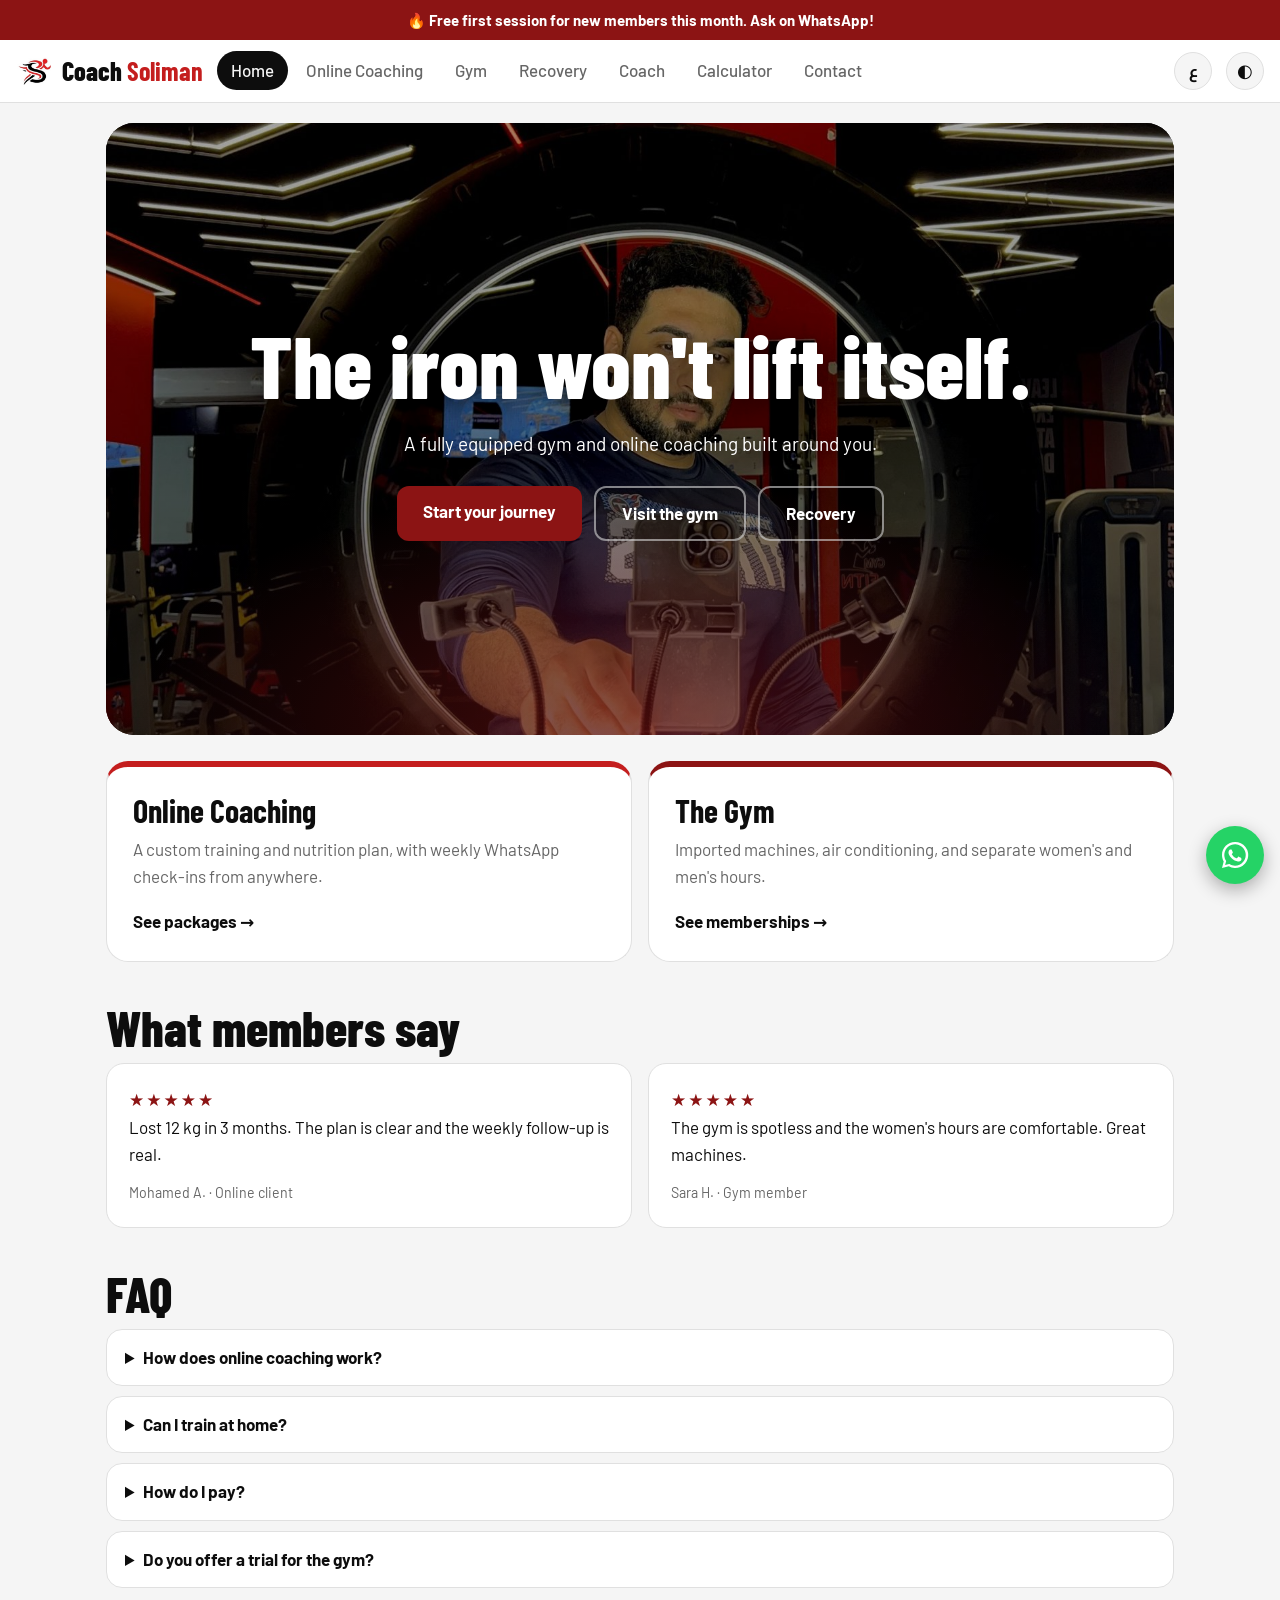
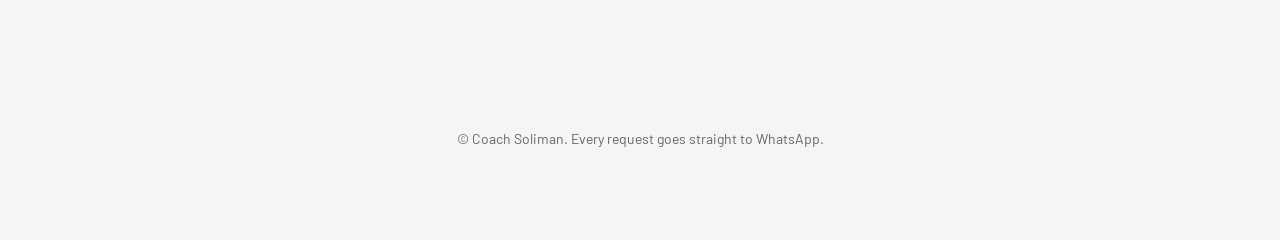
<file: index.html>
<!DOCTYPE html>
<html lang="en" dir="ltr">
<head>
  <meta charset="utf-8">
  <meta name="viewport" content="width=device-width, initial-scale=1, viewport-fit=cover">

<!-- ===== SEO & SHARING | الكلمات المفتاحية والعنوان للبحث والمشاركة ===== -->
  <title>كابتن محمد سليمان | Coach Soliman | Gym & Online Coaching</title>
  <meta name="description" content="موقع الكوتش محمد سليمان في الزقازيق للتدريب الشخصي وأونلاين كوتشينج، تصميم جدول تمرين وتغذية، وحجز المواعيد. Coach Soliman gym and online training.">
  <meta name="keywords" content="كابتن محمد سليمان, كابتن سليمان, الكوتش سليمان, كوتش محمد سليمان, كابتن محمد سليمان الزقازيق, Coach Soliman, online coaching, gym Zagazig">

  <meta property="og:title" content="كابتن محمد سليمان | Coach Soliman">
  <meta property="og:description" content="احجز مع الكابتن محمد سليمان لبرامج التدريب والتغذية أونلاين وفي الجيم بالزقازيق.">
  <meta property="og:image" content="images/coach.jpg">
  <meta name="twitter:card" content="summary_large_image">
  <link rel="icon" href="images/favicon.png" type="image/png">
  <link rel="apple-touch-icon" href="images/logo.png">
  <meta name="theme-color" content="#101C2E">

  <!-- ===== FONTS | الخطوط (لو غيرتها غيّر كمان --font-body و --font-heading في css/variables.css) ===== -->
  <link href="https://fonts.googleapis.com/css2?family=Cairo:wght@400;600;700;800&display=swap" rel="stylesheet">
  <link href="https://fonts.googleapis.com/css2?family=Barlow+Condensed:wght@600;800&family=Barlow:wght@400;500;700&display=swap" rel="stylesheet">
  <!-- ===== FONT AWESOME | مكتبة الأيقونات ===== -->
  <link rel="stylesheet" href="https://cdnjs.cloudflare.com/ajax/libs/font-awesome/6.5.1/css/all.min.css">

  <!-- ===== STYLES | ملفات التصميم (الترتيب مهم) ===== -->
  <link rel="stylesheet" href="css/variables.css">   <!-- colors, fonts, sizes -->
  <link rel="stylesheet" href="css/base.css">        <!-- text, buttons, forms -->
  <link rel="stylesheet" href="css/layout.css">      <!-- header, footer, page frame -->
  <link rel="stylesheet" href="css/components.css">  <!-- cards, plans, photos, FAQ -->
  <link rel="stylesheet" href="css/sections.css">    <!-- hero, coach page, contact -->
  <link rel="stylesheet" href="css/extras.css">      <!-- extra features -->
  <link rel="stylesheet" href="css/responsive.css">  <!-- phone layout (keep last) -->
</head>
<body>

<!-- =====================================================================
     HOW THIS FILE WORKS | إزاي الملف ده شغال
     - Headings and paragraphs you see below are edited right here.
     - Empty boxes (like id="reviews") are filled automatically from
       js/data/*.js. Don't delete them; edit the data file instead.
     - العناوين والفقرات بتتعدل هنا مباشرة.
     - الصناديق الفاضية (زي id="reviews") بتتملى لوحدها من js/data/.
       متمسحهاش، عدّل ملف البيانات.
     ===================================================================== -->

<!-- ===== PROMO BAR | بانر العروض (النص في js/data/site.js) ===== -->
<div id="promo" class="promo" hidden></div>

<!-- ===== HEADER | الهيدر (القايمة في js/data/site.js) ===== -->
<header>
  <a href="#home" class="logo" aria-label="Coach Soliman"><img src="images/logo.png" alt="" class="logo-mark"><span>Coach <b>Soliman</b></span></a>
  <nav id="nav"></nav>
  <button class="theme-btn lang-btn" id="langBtn" aria-label="Switch language" type="button">ع</button>
  <button class="theme-btn" id="themeBtn" aria-label="Toggle dark mode">◐</button>
</header>

<main>

  <!-- ===================== PAGE: HOME | الرئيسية ===================== -->
  <section class="page" id="home">
    <div class="hero">
      <div class="hero-bg" aria-hidden="true">
        <img src="images/hero.jpg" alt="" fetchpriority="high" decoding="async">
      </div>
      <div class="hero-content">
        <h1>The iron won't lift itself.</h1>
        <p>A fully equipped gym and online coaching built around you.</p>
        <div class="hero-actions">
          <a class="btn btn-accent" href="#online">Start your journey</a>
          <a class="btn btn-ghost" href="#gym">Visit the gym</a>
          <a class="btn btn-ghost" href="#recovery">Recovery</a>
        </div>
      </div>
    </div>

    <div class="paths">
      <a class="path" href="#online">
        <h3>Online Coaching</h3>
        <p>A custom training and nutrition plan, with weekly WhatsApp check-ins from anywhere.</p>
        <span>See packages →</span>
      </a>
      <a class="path" href="#gym">
        <h3>The Gym</h3>
        <p>Imported machines, air conditioning, and separate women's and men's hours.</p>
        <span>See memberships →</span>
      </a>
    </div>

    <h2>What members say</h2>
    <div class="grid" id="reviews"></div>          <!-- js/data/content.js → reviews -->

    <h2>FAQ</h2>
    <div id="faq"></div>                           <!-- js/data/content.js → faq -->
  </section>

  <!-- ===================== PAGE: ONLINE COACHING | الأونلاين ===================== -->
  <section class="page" id="online">
    <h2>Online Coaching</h2>
    <p class="lead">Video-guided programs, a nutrition plan built for you, and weekly follow-up on WhatsApp. Train at the gym or at home, with me in your corner.</p>
    <div class="grid" id="onlineBenefits"></div>  <!-- js/data/content.js → onlineBenefits -->

    <h2>Packages</h2>
    <div class="grid" id="onlinePlans"></div>      <!-- js/data/pricing.js → online -->

    <!-- ============================================================== -->
    <!-- ============================================================== -->
    <!-- ============================================================== -->

    <h2>Client results</h2>
    <div class="grid" id="results"></div>          <!-- js/data/content.js → results -->

    <h2>Subscribe now</h2>
    <p class="lead">Answer a few quick questions and your request goes straight to my WhatsApp.</p>
    <form class="card" id="fOnline">
      <label>Name<input name="name" required></label>
      <div class="row">
        <label>Weight (kg)<input name="weight" type="number" inputmode="decimal" required></label>
        <label>Height (cm)<input name="height" type="number" inputmode="decimal" required></label>
      </div>
      <label>Goal<select name="goal" data-lead-goals></select></label>
      <label>Package<select name="plan" id="planSel"></select></label>
      <button class="btn" type="submit">Send request on WhatsApp</button>
    </form>
  </section>

  <!-- ===================== PAGE: SUBSCRIBE | صفحة الاشتراك (مش في القايمة) ===================== -->
  <section class="page" id="join">
    <h2>Subscribe</h2>
    <p class="lead">Fill in your details, choose your package, and your request opens on the coach's WhatsApp in a new window.</p>
    <form class="card" id="fJoin">
      <label>Package<select name="plan" id="joinPlan"></select></label>
      <label>Name<input name="name" required></label>
      <div class="row">
        <label>Weight (kg)<input name="weight" type="number" inputmode="decimal" required></label>
        <label>Height (cm)<input name="height" type="number" inputmode="decimal" required></label>
      </div>
      <label>Goal<select name="goal" data-lead-goals></select></label>
      <button class="btn" type="submit">Send request on WhatsApp</button>
    </form>
    <p class="back-link"><a href="#online">← Back to packages</a></p>
  </section>

  <!-- ===================== PAGE: GYM | الجيم ===================== -->
  <section class="page" id="gym">
    <h2>The Gym</h2>
    <p class="lead">Plenty of space, good lighting, imported machines, and a clean floor you'll notice from day one.</p>
    <div class="grid" id="gallery"></div>          <!-- js/data/content.js → gallery -->

    <h2>Facilities</h2>
    <div class="chips" id="features"></div>        <!-- js/data/content.js → features -->

    <h2>Memberships</h2>
    <p class="lead">Every package includes an InBody scan, a personalized nutrition plan and a personalized training program.</p>
    <div id="gymPlans"></div>                      <!-- js/data/pricing.js → gymCategories -->
    <div class="card friends" id="friendsOffer"></div>  <!-- js/data/pricing.js → friendsOffer -->

    <h2>Kids Academy</h2>
    <p class="lead">Martial arts and fitness classes for kids, taught by specialized instructors.</p>
    <div class="grid" id="kidsPlans"></div>        <!-- js/data/pricing.js → kidsAcademy -->

    <h2>Book a free trial</h2>
    <p class="lead">Pick a time that suits you and we'll confirm on WhatsApp.</p>
    <form class="card" id="fTrial">
      <label>Name<input name="name" required></label>
      <div class="row">
        <label>Phone<input name="phone" type="tel" inputmode="tel" required></label>
        <label>Preferred time<select name="time"></select></label>
      </div>
      <label>Goal<select name="goal" data-lead-goals></select></label>
      <button class="btn" type="submit">Book on WhatsApp</button>
    </form>

    <h2>Hours &amp; contact</h2>
    <div class="card">
      <h3>Opening hours</h3>
      <div id="openNow"></div>
      <p id="hours"></p>                           <!-- js/data/site.js → hours -->
      <p class="contact-line" id="addressLine">
        Address: <span data-text="site.address" dir="auto"></span>
        <a id="mapLink" target="_blank" rel="noopener">· Open map</a>
        <button class="linkbtn" id="copyAddr" type="button">· Copy</button>
      </p>
      <p class="contact-line">Call: <a data-tel></a></p>
      <div class="contact-actions">
        <a class="btn btn-ghost" data-wa-msg="quick.membership">Ask about membership</a>
        <a class="btn btn-accent" data-wa-msg="quick.trial">Book a free trial</a>
      </div>
    </div>
  </section>

  <!-- ===================== PAGE: RECOVERY | الريكفري ===================== -->
  <section class="page" id="recovery">
    <h2>Recovery</h2>
    <p class="lead">Choose the recovery package that suits you.</p>
    <div class="grid" id="recoveryPlans"></div>   <!-- js/data/pricing.js → recovery -->


        <!-- قسم حجز المواعيد -->
    <section id="booking" style="padding: 50px 20px; background-color: #f9f9f9; text-align: center; margin-top: 20px;">
        <h2 style="margin-bottom: 25px; color: #333; font-size: 28px;">احجز جلستك مع الكوتش</h2>
        
        <!-- كود Calendly -->
        <div class="calendly-inline-widget" data-url="https://calendly.com/ms011110461980/30min" style="min-width:320px;height:700px; margin: 0 auto;"></div>
        <script type="text/javascript" src="https://assets.calendly.com/assets/external/widget.js" async></script>
    </section>



  </section>

  <!-- ===================== PAGE: COACH | الكوتش ===================== -->
  <section class="page" id="coach">
    <h2>Meet the coach</h2>
    <div class="coach">
      <img data-photo alt="">
      <div>
        <h3 class="coach-name" data-text="content.coach.name"></h3>
        <p class="lead" data-text="content.coach.bio"></p>
        <div class="stats" id="stats"></div>       <!-- js/data/content.js → coach.stats -->
        <div class="chips" id="certs"></div>       <!-- js/data/content.js → coach.certificates -->
        <a class="btn coach-cta" data-wa-msg="quick.coach">Message the coach</a>
      </div>
    </div>
  </section>

  <!-- ===================== PAGE: CALCULATOR | الحاسبة ===================== -->
  <!-- ===================== PAGE: CALCULATOR | الحاسبة ===================== -->
  <!-- ===================== PAGE: CALCULATOR | الحاسبة ===================== -->
  <!-- ===================== PAGE: CALCULATOR | الحاسبة ===================== -->
  <!-- ===================== PAGE: CALCULATOR | الحاسبة ===================== -->
  <!-- ===================== PAGE: CALCULATOR | الحاسبة ===================== -->
  <!-- ===================== PAGE: CALCULATOR | الحاسبة ===================== -->
  <!-- ===================== PAGE: CALCULATOR | الحاسبة ===================== -->
  <!-- ===================== PAGE: CALCULATOR | الحاسبة ===================== -->
  <section class="page" id="tools">
    <h2>Body calculator</h2>
    <p class="lead">Get your BMI, daily calories and a protein target in seconds. Then send the numbers to the coach for a real plan.</p>





    <form class="card" id="fCalc">


      <div>
        <label>Name<input name="name" type="text" min="3" placeholder="Enter Your Name" required></label>
      </div>

      <div class="row">
        <label>Gender
          <select name="sex"><option value="m">Male</option><option value="f">Female</option></select>
        </label>
        <label>Age<input name="age" type="number" min="14" max="90" required></label>
      </div>
      <div class="row">
        <label>Weight (kg)<input name="weight" type="number" min="30" max="300" step="0.1" required></label>
        <label>Height (cm)<input name="height" type="number" min="120" max="230" required></label>
      </div>
      <label>Activity
        <select name="activity">
          <option value="1.2">Little or no exercise</option>
          <option value="1.375">Light (1-3 days/week)</option>
          <option value="1.55" selected>Moderate (3-5 days/week)</option>
          <option value="1.725">Heavy (6-7 days/week)</option>
        </select>
      </label>
      <label>Goal<select name="goal" id="calcGoal"></select></label>   <!-- js/data/settings.js → calculator.goals -->
      <button class="btn" type="submit">Calculate</button>
    </form>





    <div id="calcOut"></div>
    <p class="note disclaimer">Estimates only, not medical advice.</p>

    <h2>Strength calculator (1RM)</h2>
    <p class="lead">Enter a set you just lifted and get your estimated one-rep max, plus working weights.</p>
    <form class="card" id="fRm">
      <div class="row">
        <label>Weight lifted (kg)<input name="w" type="number" min="1" step="0.5" required></label>
        <label>Reps<input name="r" type="number" min="1" max="12" required></label>
      </div>
      <button class="btn" type="submit">Estimate 1RM</button>
    </form>
    <div id="rmOut"></div>

    <h2>Rest timer</h2>
    <div class="card timer">
      <div class="timer-time" id="tTime" aria-live="polite">01:30</div>
      <div class="chips" id="tPresets"></div>
      <div class="contact-actions">
        <button class="btn" id="tStart" type="button">Start</button>
        <button class="btn btn-ghost" id="tReset" type="button">Reset</button>
      </div>
    </div>

    <h2>Progress tracker</h2>
    <p class="lead">Log your weight and watch the trend. Saved only on this device.</p>
    <form class="card" id="fLog">
      <div class="row">
        <label>Date<input name="d" type="date" required></label>
        <label>Weight (kg)<input name="w" type="number" min="30" max="300" step="0.1" required></label>
      </div>
      <button class="btn" type="submit">Add entry</button>
    </form>
    <div class="card" id="logChart"></div>
    <p class="back-link"><button class="btn btn-ghost" id="logClear" type="button">Clear log</button></p>
  </section>

  <!-- ===================== PAGE: CONTACT | التواصل ===================== -->
  <section class="page" id="contact">
    <h2>Contact us</h2>
    <p class="lead">WhatsApp is the fastest way to reach us. You can also find us on every platform.</p>
    <div class="soc" id="soc"></div>               <!-- js/data/site.js → socials -->
    <p class="back-link"><button class="btn btn-ghost" id="shareBtn" type="button">Share this site</button></p>


    <!-- نهاية قسم الباقات والخدمات -->
</section>



<!-- بداية قسم تواصل معنا أو الفوتر -->

  </section>

</main>

<!-- ===== FOOTER | الفوتر ===== -->
<footer>© Coach Soliman. Every request goes straight to WhatsApp.</footer>

<!-- ===== PHOTO VIEWER | عارض الصور (متعدلش) ===== -->
<div class="lb" id="lb" role="dialog" aria-modal="true" aria-label="Photo viewer">
  <button class="lb-x" id="lbClose" aria-label="Close">✕</button>
  <button class="lb-nav lb-prev" id="lbPrev" aria-label="Previous photo">‹</button>
  <img id="lbImg" alt="">
  <button class="lb-nav lb-next" id="lbNext" aria-label="Next photo">›</button>
  <p class="lb-cap" id="lbCap"></p>
</div>

<!-- ===== FLOATING WHATSAPP BUTTON | زرار الواتساب العايم (الرسالة في js/data/messages.js) ===== -->
<a class="wa" data-wa-msg="quick.question" aria-label="WhatsApp"><svg viewBox="0 0 32 32"><path d="M16 3C8.8 3 3 8.8 3 16c0 2.3.6 4.5 1.7 6.4L3 29l6.8-1.7A13 13 0 1 0 16 3zm0 23.700c-2 0-3.900-.6-5.500-1.600l-.4-.2-4 1 1.100-3.900-.3-.4A10.700 10.700 0 1 1 16 26.700zm5.900-8c-.3-.2-1.900-.9-2.200-1s-.5-.2-.7.200-.8 1-1 1.200-.4.200-.7.100a8.800 8.800 0 0 1-4.400-3.800c-.3-.6.300-.5.900-1.700.1-.2 0-.4 0-.5l-1-2.300c-.2-.6-.5-.5-.7-.5h-.6a1.200 1.200 0 0 0-.9.400 3.700 3.700 0 0 0-1.100 2.700c0 1.600 1.100 3.200 1.300 3.400s2.300 3.500 5.600 4.900c2 .8 2.800.9 3.800.7.600-.1 1.900-.8 2.100-1.500s.3-1.400.2-1.500-.3-.2-.6-.3z"/></svg></a>




<script>
(function(){if(!window.chatbase||window.chatbase("getState")!=="initialized"){window.chatbase=(...arguments)=>{if(!window.chatbase.q){window.chatbase.q=[]}window.chatbase.q.push(arguments)};window.chatbase=new Proxy(window.chatbase,{get(target,prop){if(prop==="q"){return target.q}return(...args)=>target(prop,...args)}})}const onLoad=function(){const script=document.createElement("script");script.src="https://www.chatbase.co/embed.min.js";script.id="lbbmMzwf8qkj6H5YQGO1x";script.domain="www.chatbase.co";document.body.appendChild(script)};if(document.readyState==="complete"){onLoad()}else{window.addEventListener("load",onLoad)}})();
</script>

<!-- ===== SCRIPTS | ملفات الجافاسكريبت (الترتيب مهم: البيانات الأول ثم المنطق) ===== -->
<!-- Data: what you edit | البيانات: اللي بتعدله -->
<script src="js/data/site.js"></script>
<script src="js/data/pricing.js"></script>
<script src="js/data/content.js"></script>
<script src="js/data/messages.js"></script>
<script src="js/data/settings.js"></script>
<script src="js/data/extras.js"></script>
<!-- Logic: rarely needs editing | المنطق: نادرًا تحتاج تعدله -->
<script src="js/app/helpers.js"></script>
<script src="js/app/render.js"></script>
<script src="js/app/lightbox.js"></script>
<script src="js/app/forms.js"></script>
<script src="js/app/calculator.js"></script>
<script src="js/app/app.js"></script>
<script src="js/app/extras.js"></script>   <!-- must stay after app.js -->
<script src="js/app/tools.js"></script>    <!-- tools: after extras.js -->
<script src="js/app/i18n.js"></script>     <!-- language switch (EN/AR): keep last -->

</body>
</html>
</file>
<file: css/variables.css>
/* =====================================================================
   VARIABLES  |  الألوان والخطوط والأحجام  ← أهم ملف لتغيير شكل الموقع
   ---------------------------------------------------------------------
   Change a value here and it updates everywhere on the site.
   غيّر أي قيمة هنا والتغيير يظهر في الموقع كله.

   Colors are written as #RRGGBB. Use any "color picker" site to get one.
   ===================================================================== */

:root {

  /* ---------- Brand colors | ألوان الهوية (ثابتة في الوضعين) ---------- */
  --primary: #C41E1E;        /* main buttons, logo word, ribbon */
  --accent: #8C1414;         /* accent buttons, tags, promo bar, ticks */
  --on-brand: #FFFFFF;       /* text on top of the brand colors */
  --whatsapp: #25D366;       /* floating WhatsApp button */

  /* ---------- Light mode | الوضع الفاتح ---------- */
  --bg: #F5F5F5;             /* page background */
  --card: #FFFFFF;           /* cards and header background */
  --ink: #0D0D0D;            /* main text */
  --mute: #666666;           /* secondary (grey) text */
  --line: #E0E0E0;           /* borders */
  --hero: #0D0D0D;           /* big dark box on the home page */

  /* ---------- Dark mode | الوضع الداكن ---------- */
  --dark-bg: #0A0A0A;
  --dark-card: #161616;
  --dark-ink: #F5F5F5;
  --dark-mute: #A6A6A6;
  --dark-line: #2E2E2E;
  --dark-hero: #000000;

  /* ---------- Text on the dark hero / photos ---------- */
  --on-dark: #FFFFFF;
  --on-dark-mute: #CFCFCF;

  /* ---------- Fonts | الخطوط ----------
     If you change a font, also change the Google Fonts <link> in index.html */
  --font-body: Barlow, system-ui, sans-serif;
  --font-heading: "Barlow Condensed", Impact, sans-serif;
  --font-size-body: 17px;

  /* ---------- Corner roundness | استدارة الحواف ---------- */
  --radius-sm: 12px;         /* buttons, inputs */
  --radius-md: 16px;         /* photos, small boxes */
  --radius-lg: 18px;         /* cards */
  --radius-xl: 22px;         /* big cards, coach photo */
  --radius-hero: 28px;       /* hero box */
  --radius-pill: 99px;       /* chips, tags, menu items */

  /* ---------- Layout | المقاسات ---------- */
  --page-width: 1100px;      /* max width of the content */
  --form-width: 560px;       /* max width of forms */
  --coach-photo-width: 300px;
}

/* ---------------------------------------------------------------------
   Dark mode switching  |  تبديل الوضع الداكن  (don't edit this part)
   The dark values above are applied either when the visitor taps the
   moon button, or automatically if their phone is set to dark mode.
   --------------------------------------------------------------------- */
:root[data-theme="dark"] {
  --bg: var(--dark-bg);
  --card: var(--dark-card);
  --ink: var(--dark-ink);
  --mute: var(--dark-mute);
  --line: var(--dark-line);
  --hero: var(--dark-hero);
}

@media (prefers-color-scheme: dark) {
  :root:not([data-theme="light"]) {
    --bg: var(--dark-bg);
    --card: var(--dark-card);
    --ink: var(--dark-ink);
    --mute: var(--dark-mute);
    --line: var(--dark-line);
    --hero: var(--dark-hero);
  }
}
</file>
<file: css/base.css>
/* =====================================================================
   BASE  |  الأساسيات: الخطوط، العناوين، الأزرار، خانات الإدخال
   ===================================================================== */

/* ---------- Reset ---------- */
*,
*::before,
*::after {
  box-sizing: border-box;
}

* {
  margin: 0;
}

:root {
  /* keeps content clear of the phone notch / home bar */
  padding-top: env(safe-area-inset-top, 0px);
  padding-bottom: env(safe-area-inset-bottom, 0px);
}

html {
  scroll-padding-top: env(safe-area-inset-top, 0px);
  scroll-behavior: smooth;
}

/* ---------- Text ---------- */
body {
  background: var(--bg);
  color: var(--ink);
  font-family: var(--font-body);
  font-size: var(--font-size-body);
  line-height: 1.6;
}

h1,
h2,
h3 {
  font-family: var(--font-heading);
  line-height: 1.1;
}

h2 {
  font-size: clamp(34px, 5vw, 50px);
  font-weight: 800;
  margin: 38px 0 8px;
}

a {
  color: inherit;
  text-decoration: none;
}

:focus-visible {
  outline: 3px solid var(--accent);
  outline-offset: 2px;
}

.lead {
  color: var(--mute);
  max-width: 60ch;
  margin-bottom: 18px;
}

.note {
  font-size: 15px;
  color: var(--mute);
}

/* ---------- Buttons ---------- */
.btn {
  display: inline-block;
  background: var(--primary);
  color: var(--on-brand);
  padding: 12px 26px;
  border-radius: var(--radius-sm);
  border: 0;
  font-family: inherit;
  font-size: 17px;
  font-weight: 700;
  cursor: pointer;
}

.btn-accent {
  background: var(--accent);
  color: var(--on-brand);
}

.btn-ghost {
  background: transparent;
  border: 2px solid var(--line);
  color: var(--ink);
}

/* ---------- Forms ---------- */
form.card {
  display: grid;
  gap: 12px;
  max-width: var(--form-width);
}

label {
  display: grid;
  gap: 4px;
  font-weight: 700;
  font-size: 15px;
}

input,
select {
  width: 100%;
  font: inherit;
  padding: 11px 14px;
  border-radius: var(--radius-sm);
  border: 1px solid var(--line);
  background: var(--bg);
  color: var(--ink);
}

.row {
  display: grid;
  grid-template-columns: 1fr 1fr;
  gap: 12px;
}
</file>
<file: css/layout.css>
/* =====================================================================
   LAYOUT  |  هيكل الصفحة: البانر، الهيدر، القايمة، الفوتر، زرار الواتساب
   ===================================================================== */

/* ---------- Promo bar (top) ---------- */
.promo {
  background: var(--accent);
  color: var(--on-brand);
  text-align: center;
  font-weight: 700;
  font-size: 15px;
  padding: 8px 16px;
}

.promo[hidden] {
  display: none;
}

/* ---------- Header ---------- */
header {
  position: sticky;
  top: env(safe-area-inset-top, 0px);
  z-index: 20;
  display: flex;
  align-items: center;
  gap: 14px;
  padding: 10px 16px;
  background: var(--card);
  border-bottom: 1px solid var(--line);
}

.logo {
  font-family: var(--font-heading);
  font-size: 26px;
  font-weight: 800;
  white-space: nowrap;
}

.logo b {
  color: var(--primary);
}

/* ---------- Menu ---------- */
nav {
  display: flex;
  flex: 1;
  gap: 4px;
  overflow-x: auto;
  scrollbar-width: none;
}

nav a {
  padding: 6px 14px;
  border-radius: var(--radius-pill);
  white-space: nowrap;
  font-weight: 500;
  color: var(--mute);
}

nav a.on {
  background: var(--ink);
  color: var(--bg);
}

/* ---------- Dark mode button ---------- */
.theme-btn {
  flex: none;
  width: 38px;
  height: 38px;
  border-radius: 50%;
  border: 1px solid var(--line);
  background: var(--bg);
  color: var(--ink);
  font-size: 18px;
  cursor: pointer;
}

/* ---------- Main area & page switching ---------- */
main {
  max-width: var(--page-width);
  margin: 0 auto;
  padding: 20px 16px 110px;
}

.page {
  display: none;
}

.page.on {
  display: block;
}

/* ---------- Footer ---------- */
footer {
  text-align: center;
  color: var(--mute);
  font-size: 14px;
  padding: 20px 16px 90px;
}

/* ---------- Floating WhatsApp button ---------- */
.wa {
  position: fixed;
  right: 16px;
  bottom: calc(16px + env(safe-area-inset-bottom, 0px));
  z-index: 30;
  display: grid;
  place-items: center;
  width: 58px;
  height: 58px;
  border-radius: 50%;
  background: var(--whatsapp);
  box-shadow: 0 6px 18px rgba(0, 0, 0, .3);
}

.wa svg {
  width: 32px;
  height: 32px;
  fill: #fff;
}
</file>
<file: css/components.css>
/* =====================================================================
   COMPONENTS  |  العناصر المتكررة: الكروت، الباقات، الصور، الأسئلة...
   ===================================================================== */

/* ---------- Grid & cards ---------- */
.grid {
  display: grid;
  gap: 16px;
  grid-template-columns: repeat(auto-fit, minmax(240px, 1fr));
}

.card {
  position: relative;
  background: var(--card);
  border: 1px solid var(--line);
  border-radius: var(--radius-lg);
  padding: 22px;
}

.card h3 {
  font-size: 26px;
  margin-bottom: 6px;
}

/* ---------- Plan cards (packages and memberships) ---------- */
.plan {
  padding-top: 26px;
}

.plan ul {
  list-style: none;
  padding: 0;
  margin: 12px 0 18px;
}

.plan li {
  padding: 4px 0;
  color: var(--mute);
}

.plan li::before {
  content: "✓ ";
  color: var(--accent);
  font-weight: 700;
}

.price {
  font-family: var(--font-heading);
  font-size: 44px;
  font-weight: 800;
}

.price small {
  font-family: var(--font-body);
  font-size: 16px;
  font-weight: 500;
  color: var(--mute);
}

/* highlighted ("popular") plan */
.plan.pop {
  background: var(--ink);
  color: var(--bg);
  border-color: var(--ink);
}

.plan.pop li,
.plan.pop .price small {
  color: var(--bg);
  opacity: .85;
}

.tag {
  display: inline-block;
  background: var(--accent);
  color: var(--on-brand);
  font-size: 13px;
  font-weight: 700;
  padding: 1px 10px;
  border-radius: var(--radius-pill);
}

.ribbon {
  position: absolute;
  top: -10px;
  right: 16px;
  background: var(--primary);
  color: var(--on-brand);
  font-size: 12px;
  font-weight: 800;
  letter-spacing: .3px;
  padding: 5px 12px;
  border-radius: var(--radius-pill);
  box-shadow: 0 3px 8px rgba(0, 0, 0, .25);
}

/* gym category heading (Basic / Weight Loss / VIP) */
.cat-title {
  display: flex;
  align-items: baseline;
  gap: 10px;
  font-size: 24px;
  margin: 22px 0 10px;
}

.cat-title span {
  font-family: var(--font-body);
  font-size: 15px;
  font-weight: 500;
  color: var(--mute);
}

/* friends offer box */
.friends {
  margin-top: 16px;
  background: var(--accent);
  color: var(--on-brand);
  border: 0;
  font-weight: 700;
}

/* ---------- Chips (small rounded labels) ---------- */
.chips {
  display: flex;
  flex-wrap: wrap;
  gap: 8px;
}

.chip {
  background: var(--card);
  border: 1px solid var(--line);
  border-radius: var(--radius-pill);
  padding: 6px 16px;
  font-weight: 500;
}

/* ---------- Photo cards (gym gallery and client results) ---------- */
.gcard {
  position: relative;
  aspect-ratio: 4 / 3;
  border: 1px solid var(--line);
  border-radius: var(--radius-md);
  overflow: hidden;
  cursor: pointer;
}

.rcard {
  aspect-ratio: 3 / 4;   /* client results are portrait */
}

.gcard img {
  display: block;
  width: 100%;
  height: 100%;
  object-fit: cover;
  transition: transform .35s ease;
}

.gcard:hover img {
  transform: scale(1.08);
}

.gcard span {            /* caption */
  position: absolute;
  inset: auto 0 0 0;
  padding: 20px 14px 10px;
  color: var(--on-dark);
  font-size: 15px;
  font-weight: 700;
  background: linear-gradient(to top, rgba(0, 0, 0, .75), transparent);
  transform: translateY(4px);
  transition: transform .25s ease;
}

.gcard::after {          /* magnifier icon on hover */
  content: "🔍";
  position: absolute;
  top: 10px;
  right: 10px;
  display: grid;
  place-items: center;
  width: 30px;
  height: 30px;
  border-radius: 50%;
  background: rgba(0, 0, 0, .55);
  color: #fff;
  font-size: 14px;
  opacity: 0;
  transition: opacity .25s ease;
}

.gcard:hover::after {
  opacity: 1;
}

/* ---------- Lightbox (big photo viewer) ---------- */
.lb {
  position: fixed;
  inset: 0;
  z-index: 100;
  display: none;
  flex-direction: column;
  align-items: center;
  justify-content: center;
  padding: env(safe-area-inset-top, 20px) 16px env(safe-area-inset-bottom, 20px);
  background: rgba(0, 0, 0, .92);
}

.lb.on {
  display: flex;
}

.lb img {
  max-width: min(92vw, 700px);
  max-height: 70vh;
  border-radius: var(--radius-sm);
  object-fit: contain;
}

.lb-cap {
  margin-top: 14px;
  color: #fff;
  font-weight: 500;
  text-align: center;
}

.lb-x {
  position: absolute;
  top: calc(16px + env(safe-area-inset-top, 0px));
  right: 16px;
  width: 40px;
  height: 40px;
  border: 0;
  border-radius: 50%;
  background: rgba(255, 255, 255, .12);
  color: #fff;
  font-size: 18px;
  cursor: pointer;
}

.lb-nav {
  position: absolute;
  top: 50%;
  transform: translateY(-50%);
  width: 46px;
  height: 46px;
  border: 0;
  border-radius: 50%;
  background: rgba(255, 255, 255, .12);
  color: #fff;
  font-size: 26px;
  cursor: pointer;
}

.lb-prev { left: 12px; }
.lb-next { right: 12px; }

/* ---------- FAQ ---------- */
details {
  background: var(--card);
  border: 1px solid var(--line);
  border-radius: var(--radius-md);
  padding: 14px 18px;
  margin-bottom: 10px;
}

summary {
  font-weight: 700;
  cursor: pointer;
}

details p {
  color: var(--mute);
  margin-top: 8px;
}

/* ---------- Reviews ---------- */
.stars {
  color: var(--accent);
  letter-spacing: 2px;
}

.rev p {
  margin-bottom: 10px;
}

.rev small {
  color: var(--mute);
}

/* ---------- Social links ---------- */
.soc {
  display: grid;
  gap: 12px;
  grid-template-columns: repeat(auto-fit, minmax(200px, 1fr));
}

.soc a {
  display: flex;
  justify-content: space-between;
  padding: 16px 20px;
  background: var(--card);
  border: 1px solid var(--line);
  border-radius: var(--radius-md);
  font-weight: 700;
}

.soc a:hover {
  border-color: var(--primary);
}

/* ---------- Calculator results ---------- */
.res {
  display: grid;
  gap: 12px;
  grid-template-columns: repeat(auto-fit, minmax(200px, 1fr));
  margin-top: 18px;
}

.res .card b {
  display: block;
  font-family: var(--font-heading);
  font-size: 44px;
  line-height: 1.1;
}

.res .card span {
  font-size: 15px;
  color: var(--mute);
}
</file>
<file: css/sections.css>
/* =====================================================================
   SECTIONS  |  تصميم أقسام معينة: الهيرو، المسارات، صفحة الكوتش، التواصل
   ===================================================================== */

/* ---------- Home: hero (big dark box) ---------- */
.hero {
  display: grid;
  grid-template-columns: 1.2fr .8fr;
  align-items: stretch;
  background: var(--hero);
  color: var(--on-dark);
  border-radius: var(--radius-hero);
  overflow: hidden;
}

.hero > div {
  padding: 44px 32px;
}

.hero h1 {
  font-size: clamp(46px, 9vw, 88px);
  font-weight: 800;
}

.hero p {
  max-width: 34ch;
  margin: 14px 0 22px;
  font-size: 19px;
  color: var(--on-dark-mute);
}

.hero img {
  display: block;
  width: 100%;
  height: 100%;
  min-height: 340px;
  object-fit: cover;
  object-position: 50% 20%;
  /* soft fade around the photo edges */
  -webkit-mask-image: radial-gradient(ellipse 78% 90% at 50% 42%, #000 52%, transparent 100%);
  mask-image: radial-gradient(ellipse 78% 90% at 50% 42%, #000 52%, transparent 100%);
}

/* ---------- Home: two path cards (Online / Gym) ---------- */
.paths {
  display: grid;
  grid-template-columns: repeat(2, 1fr);
  gap: 16px;
  margin: 22px 0;
}

.path {
  display: flex;
  flex-direction: column;
  gap: 8px;
  padding: 26px;
  background: var(--card);
  border: 1px solid var(--line);
  border-radius: var(--radius-xl);
  transition: transform .15s;
}

.path:hover {
  transform: translateY(-4px);
}

.path:nth-child(1) { border-top: 6px solid var(--primary); }
.path:nth-child(2) { border-top: 6px solid var(--accent); }

.path h3 {
  font-size: 32px;
}

.path p {
  color: var(--mute);
}

.path span {
  margin-top: auto;
  padding-top: 10px;
  font-weight: 700;
}

/* ---------- Coach page ---------- */
.coach {
  display: grid;
  grid-template-columns: var(--coach-photo-width) 1fr;
  gap: 28px;
  align-items: start;
}

.coach img {
  display: block;
  width: 100%;
  aspect-ratio: 3 / 4;
  object-fit: cover;
  object-position: 50% 15%;
  border-radius: var(--radius-xl);
}

.coach-name {
  font-size: 40px;
}

.coach-cta {
  margin-top: 20px;
}

.stats {
  display: flex;
  flex-wrap: wrap;
  gap: 12px;
  margin: 16px 0;
}

.stats div {
  padding: 10px 18px;
  background: var(--card);
  border: 1px solid var(--line);
  border-radius: var(--radius-md);
}

.stats b {
  display: block;
  font-family: var(--font-heading);
  font-size: 32px;
  line-height: 1.1;
}

/* ---------- Gym: hours & contact card ---------- */
.contact-line {
  margin-top: 10px;
}

.contact-line a {
  font-weight: 700;
}

.contact-actions {
  display: flex;
  flex-wrap: wrap;
  gap: 10px;
  margin-top: 14px;
}

/* ---------- Small spacing helpers ---------- */
.back-link,
.calc-cta {
  margin-top: 16px;
}

.disclaimer {
  margin-top: 12px;
}
</file>
<file: css/extras.css>
/* =====================================================================
   EXTRAS  |  تصميم الميزات الإضافية
   ===================================================================== */
.open-now { font-weight: 700; color: var(--mute); margin-bottom: 6px; }
.open-now.on { color: #1a9c4b; }

.to-top {
  position: fixed; left: 16px; bottom: calc(16px + env(safe-area-inset-bottom, 0px)); z-index: 30;
  width: 46px; height: 46px; border-radius: 50%;
  border: 1px solid var(--line); background: var(--card); color: var(--ink);
  font-size: 20px; cursor: pointer; box-shadow: 0 4px 12px rgba(0, 0, 0, .2);
}
.to-top[hidden] { display: none; }

.reveal { opacity: 0; translate: 0 16px; transition: opacity .5s ease, translate .5s ease, transform .15s; }
.reveal.in { opacity: 1; translate: 0 0; }
@media (prefers-reduced-motion: reduce) { .reveal { opacity: 1; translate: none; } }

/* ---------- Home hero: gym photos behind the text | الهيرو بصور الجيم ---------- */
.hero {
  position: relative;
  display: grid;
  place-items: center;
  grid-template-columns: 1fr;
  min-height: clamp(420px, 68svh, 640px);
  text-align: center;
  isolation: isolate;
}
.hero > .hero-bg {
  position: absolute; inset: 0; z-index: -1; padding: 0;
  display: grid; grid-template-columns: repeat(3, 1fr);
}
.hero > .hero-bg img {
  width: 100%; height: 100%; min-height: 0;
  object-fit: cover; object-position: 50% 30%;
  -webkit-mask-image: none; mask-image: none;
}
/* dark layer so the text is always readable + a red glow from the logo color */
.hero::after {
  content: ""; position: absolute; inset: 0; z-index: -1;
  background:
    radial-gradient(ellipse 70% 60% at 50% 100%, rgba(196, 30, 30, .45), transparent 70%),
    linear-gradient(180deg, rgba(0, 0, 0, .55) 0%, rgba(0, 0, 0, .78) 100%);
}
.hero > .hero-content { padding: 64px 24px; width: 100%; }
.hero h1 { text-shadow: 0 4px 30px rgba(0, 0, 0, .6); }
.hero p { max-width: 46ch; margin: 16px auto 26px; color: #fff; text-shadow: 0 2px 14px rgba(0, 0, 0, .7); }
.hero-actions { display: flex; flex-wrap: wrap; justify-content: center; gap: 12px; }
.hero .btn-ghost { color: var(--on-dark); border-color: rgba(255, 255, 255, .5); background: rgba(0, 0, 0, .25); }
.paths { margin: 26px 0 8px; }
@media (max-width: 900px) {
  .hero > .hero-bg { grid-template-columns: repeat(2, 1fr); }
  .hero > .hero-bg img:nth-child(3) { display: none; }
}
@media (max-width: 600px) {
  .hero { min-height: clamp(380px, 62svh, 520px); }
  .hero > .hero-bg { grid-template-columns: 1fr; }
  .hero > .hero-bg img:nth-child(n+2) { display: none; }
  .hero > .hero-content { padding: 44px 18px; }
  .hero-actions .btn { flex: 1 1 100%; }
}

/* ---------- Logo | اللوجو ---------- */
.logo { display: inline-flex; align-items: center; gap: 10px; }
.logo-mark { width: 36px; height: 36px; border-radius: 10px; flex: none; }

/* ---------- Tools: timer, tracker, hints, share ---------- */
button.chip { font: inherit; color: var(--ink); cursor: pointer; }
.timer-time { font-family: var(--font-heading); font-size: 72px; font-weight: 800; line-height: 1; margin-bottom: 12px; }
.timer .contact-actions { margin-top: 14px; }
.chart { width: 100%; height: auto; display: block; }
.chart polyline { fill: none; stroke: var(--primary); stroke-width: 2.5; stroke-linejoin: round; }
.chart circle { fill: var(--accent); }
#logChart { margin-top: 12px; }
.hint { font-size: 14px; color: var(--mute); margin-top: -4px; }
.plan.pop .hint { color: var(--bg); opacity: .85; }

/* ---------- Hours status + copy address ---------- */
#openNow .open-now { display: block; margin: 0 0 6px; }
.linkbtn { font: inherit; font-weight: 700; color: var(--primary); background: none; border: 0; padding: 0; cursor: pointer; }

/* ---------- Language button + Arabic (RTL) mode | زرار اللغة ووضع العربي ---------- */
.lang-btn { font-size: 16px; font-weight: 700; font-family: "Cairo", system-ui, sans-serif; }
html[lang="ar"] { --font-body: Cairo, system-ui, sans-serif; --font-heading: Cairo, system-ui, sans-serif; }
html[lang="ar"] h1, html[lang="ar"] h2, html[lang="ar"] h3, html[lang="ar"] .logo { letter-spacing: 0; }
html[lang="ar"] .logo { direction: ltr; }
html[lang="ar"] .timer-time, html[lang="ar"] .chart { direction: ltr; }
html[lang="ar"] .ribbon { right: auto; left: 16px; }

/* ---------- Hero: single coach photo as background | صورة الكوتش خلفية الهيرو ---------- */
.hero > .hero-bg { grid-template-columns: 1fr; }
.hero > .hero-bg img { object-position: 50% 38%; }
@media (max-width: 900px) { .hero > .hero-bg { grid-template-columns: 1fr; } }
.hero::after {
  background:
    radial-gradient(ellipse 70% 60% at 50% 100%, rgba(196, 30, 30, .35), transparent 70%),
    linear-gradient(180deg, rgba(0, 0, 0, .35) 0%, rgba(0, 0, 0, .6) 100%);
}
</file>
<file: css/responsive.css>
/* =====================================================================
   RESPONSIVE  |  شكل الموقع على الموبايل
   Keep this file last in index.html so it can override the others.
   ===================================================================== */

/* ---------- Phones (up to 760px wide) ---------- */
@media (max-width: 760px) {

  .hero,
  .coach,
  .paths {
    grid-template-columns: 1fr;
  }

  .hero > div {
    padding: 28px 20px;
  }

  .hero img {
    order: -1;               /* photo goes above the text */
    height: 360px;
    min-height: 0;
    -webkit-mask-image: radial-gradient(ellipse 85% 78% at 50% 38%, #000 48%, transparent 100%);
    mask-image: radial-gradient(ellipse 85% 78% at 50% 38%, #000 48%, transparent 100%);
  }

  .coach img {
    max-width: 260px;
  }

  .row {
    grid-template-columns: 1fr;
  }
}

/* ---------- Small phones (up to 600px wide) ---------- */
@media (max-width: 600px) {
  .lb-nav {
    width: 40px;
    height: 40px;
    font-size: 22px;
  }
}

/* ---------- Visitors who turned off animations ---------- */
@media (prefers-reduced-motion: reduce) {
  * {
    transition: none !important;
    scroll-behavior: auto !important;
  }
}

/* ---------- Phones/tablets: menu goes under the logo row | القايمة تحت اللوجو ---------- */
@media (max-width: 900px) {
  header {
    flex-wrap: wrap;
    row-gap: 8px;
  }

  .logo {
    margin-inline-end: auto;   /* pushes the two buttons to the far side */
  }

  nav {
    order: 3;
    flex: 0 0 100%;
    padding-bottom: 2px;
  }
}
</file>
